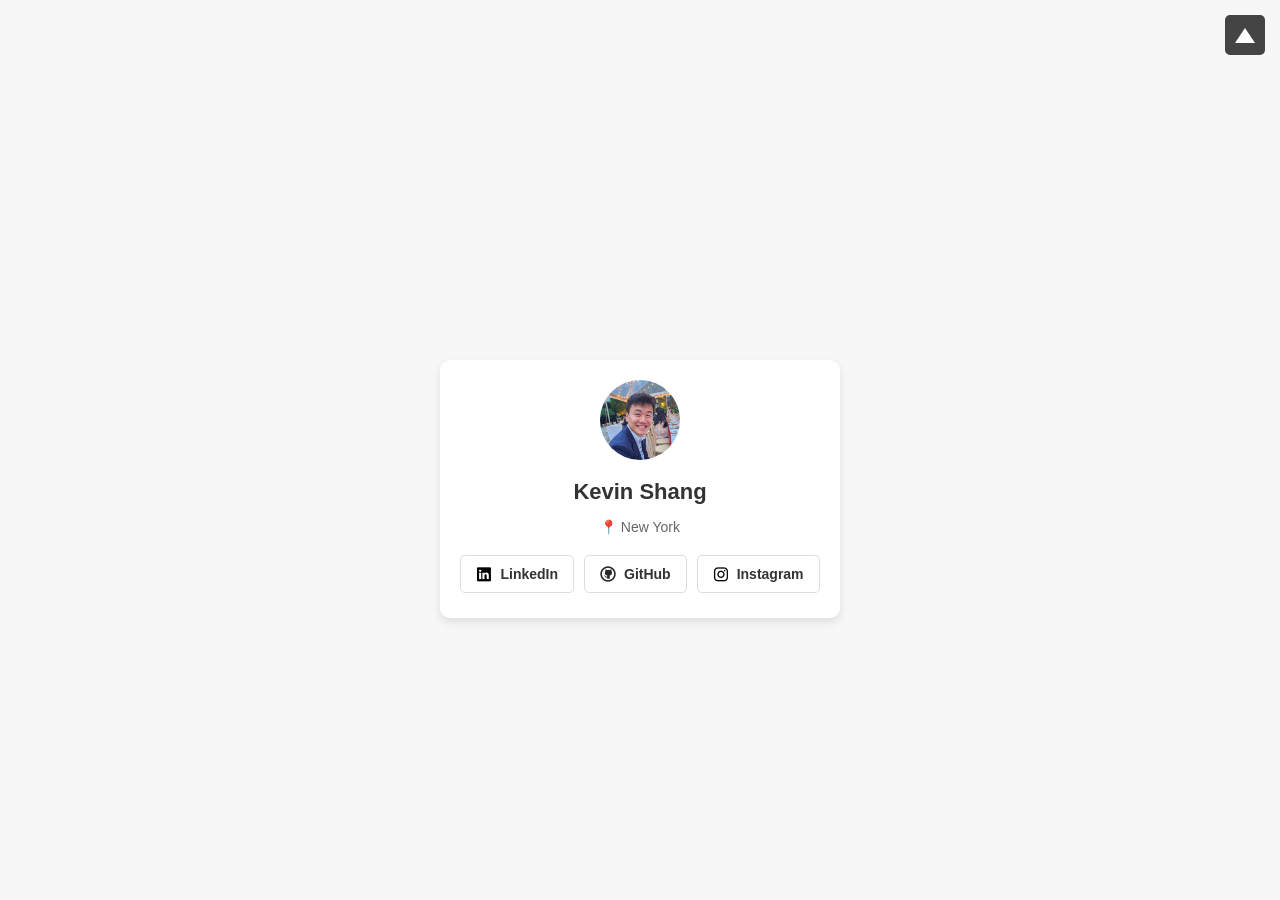
<file: index.html>
<!DOCTYPE html>
<html lang="en">

<head>
    <meta charset="UTF-8">
    <meta name="viewport" content="width=device-width, initial-scale=1.0">
    <title>Kevin Shang</title>
    <link rel="stylesheet" href="styles_main.css">
</head>

<body>
    <!-- Theme Toggle Button -->
    <button class="theme-toggle" onclick="toggleTheme()">
        <div class="triangle"></div>
    </button>

    <!-- Flip Container -->
    <div class="flip-container" id="flipCard">
        <div class="flipper">
            <!-- Front Side -->
            <div class="front">
                <div class="profile-container">
                    <img src="images/profile_6.jpg" alt="Profile Picture" class="profile-img" onclick="flipCard()">
                    <h1 class="name">Kevin Shang</h1>
                    <p class="subtitle">📍 New York</p>
                    <div class="button-container">
                        <a href="https://www.linkedin.com/in/kevin-x-shang" class="btn social-btn" target="_blank">
                            <img src="images/linkedin_icon.png" alt="LinkedIn" class="icon"> LinkedIn
                        </a>
                        <a href="https://github.com/kevinxshang" class="btn social-btn" target="_blank">
                            <img src="images/github_icon.png" alt="GitHub" class="icon"> GitHub
                        </a>
                        <a href="https://www.instagram.com" class="btn social-btn" target="_blank">
                            <img src="images/insta_icon.png" alt="Instagram" class="icon"> Instagram
                        </a>
                    </div>
                </div>
            </div>
            <!-- Back Side -->
            <div class="back">
                <div class="profile-container">
                    <img src="images/profile_6.jpg" alt="Profile Picture" class="profile-img" onclick="flipCard()">
                    <div class="button-grid">
                        <button class="flip-btn">About</button>
                        <button class="flip-btn skills-btn">Skills</button>
                        <button class="flip-btn">Experience</button>
                        <button class="flip-btn">Contact</button>
                    </div>
                </div>
            </div>
        </div>
    </div>

    <script src="script.js"></script>
</body>

</html>
</file>
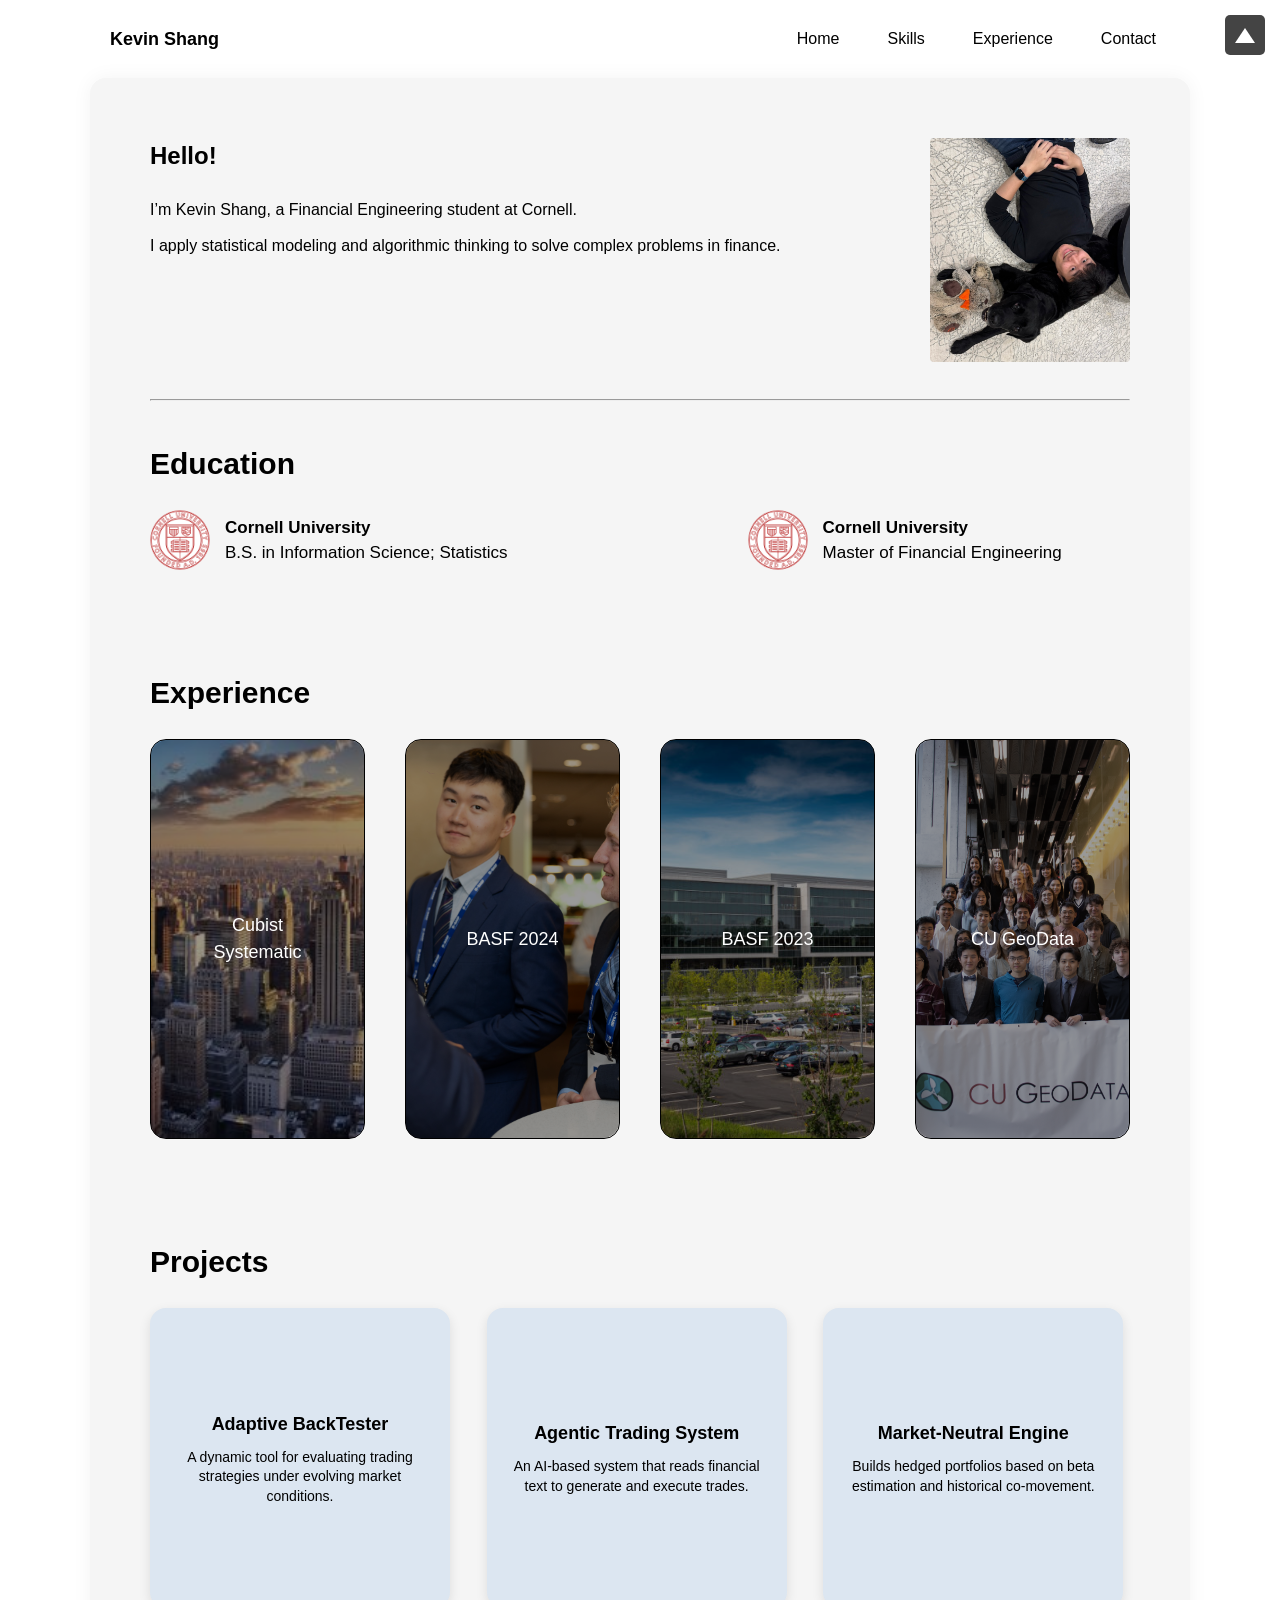
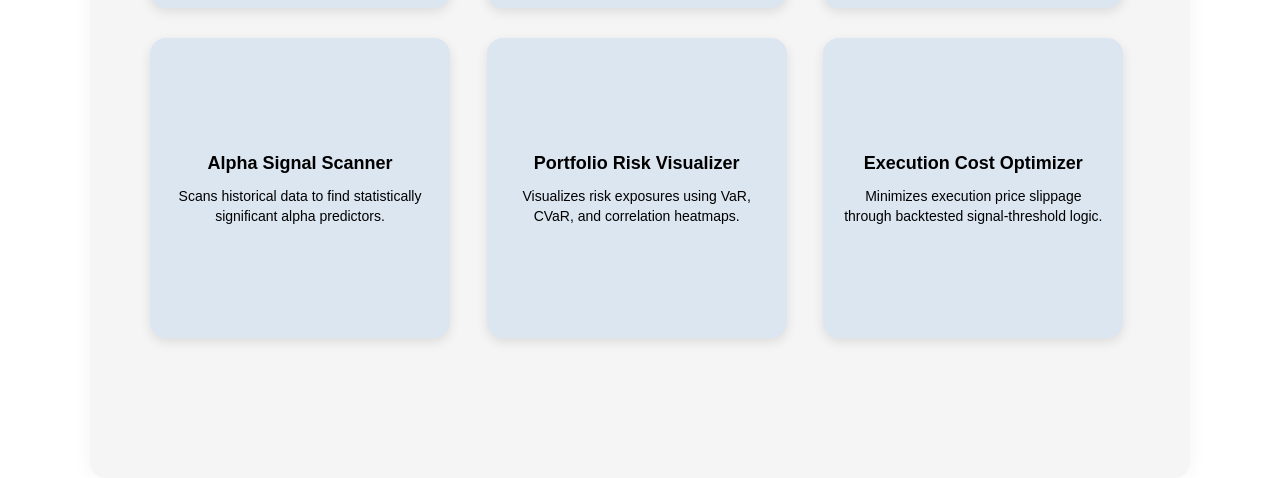
<file: about.html>
<!DOCTYPE html>
<html lang="en">

<head>
    <meta charset="UTF-8" />
    <meta name="viewport" content="width=device-width, initial-scale=1.0" />
    <title>About - Kevin Shang</title>
    <link rel="stylesheet" href="styles_pages.css" />
</head>

<body>
    <header>
        <nav class="navbar">
            <div class="site-name" onclick="window.location.href='index.html'">Kevin Shang</div>
            <div class="nav-buttons-container">
                <button class="nav_buttons" onclick="window.location.href='about.html'">Home</button>
                <button class="nav_buttons" onclick="window.location.href='skills.html'">Skills</button>
                <button class="nav_buttons" onclick="window.location.href='experience.html'">Experience</button>
                <button class="nav_buttons" onclick="window.location.href='contact.html'">Contact</button>
                <button class="theme-toggle" onclick="toggleTheme()">
                    <div class="triangle"></div>
                </button>
            </div>
        </nav>

    </header>


    <main>
        <section class="about-section">
            <div class="about-left">
                <h2 class="top-section-heading">Hello!</h2>

                <p><br>
                    I’m Kevin Shang, a Financial Engineering student at Cornell.</p>
                <p>I apply statistical modeling and algorithmic thinking to solve complex problems in finance.</p>
            </div>
            <div class="about-right">
                <img src="images/profile_pic2.jpg" alt="Kevin Shang" class="profile-img">
            </div>
        </section>
        <hr class="section-divider">


        <section class="education-section">
            <h2 class="section-heading">Education</h2>
            <div class="education-cards">
                <div class="edu-card">
                    <img src="images/school_logo.png" alt="school logo">
                    <div class="edu-text">
                        <strong>Cornell University</strong><br>
                        B.S. in Information Science; Statistics
                    </div>

                </div>
                <div class="edu-card">
                    <img src="images/school_logo.png" alt="school logo">
                    <div class="edu-text">
                        <strong>Cornell University</strong><br>
                        Master of Financial Engineering
                    </div>
                </div>
            </div>
        </section>

        <section class="experience-section">
            <h2 class="section-heading">Experience</h2>
            <div class="experience-cards">
                <a href="experience.html#cubist" class="exp-card-wrapper">
                    <div class="exp-card exp-cubist">
                        <div class="exp-text-box"><span>Cubist Systematic</span></div>
                    </div>
                </a>
                <a href="experience.html#basf2024" class="exp-card-wrapper">
                    <div class="exp-card exp-basf24">
                        <div class="exp-text-box"><span>BASF 2024</span></div>
                    </div>
                </a>
                <a href="experience.html#basf2023" class="exp-card-wrapper">
                    <div class="exp-card exp-basf23">
                        <div class="exp-text-box"><span>BASF 2023</span></div>
                    </div>
                </a>
                <a href="experience.html#geodata" class="exp-card-wrapper">
                    <div class="exp-card exp-geodata">
                        <div class="exp-text-box"><span>CU GeoData</span></div>
                    </div>
                </a>
            </div>
        </section>

        <section class="projects-section">
            <h2 class="section-heading">Projects</h2>
            <div class="project-grid">
                <div class="project-square">
                    <div class="project-title">Adaptive BackTester</div>
                    <p class="project-summary">A dynamic tool for evaluating trading strategies under evolving market
                        conditions.</p>
                </div>
                <div class="project-square">
                    <div class="project-title">Agentic Trading System</div>
                    <p class="project-summary">An AI-based system that reads financial text to generate and execute
                        trades.</p>
                </div>
                <div class="project-square">
                    <div class="project-title">Market-Neutral Engine</div>
                    <p class="project-summary">Builds hedged portfolios based on beta estimation and historical
                        co-movement.</p>
                </div>
                <div class="project-square">
                    <div class="project-title">Alpha Signal Scanner</div>
                    <p class="project-summary">Scans historical data to find statistically significant alpha predictors.
                    </p>
                </div>
                <div class="project-square">
                    <div class="project-title">Portfolio Risk Visualizer</div>
                    <p class="project-summary">Visualizes risk exposures using VaR, CVaR, and correlation heatmaps.</p>
                </div>
                <div class="project-square">
                    <div class="project-title">Execution Cost Optimizer</div>
                    <p class="project-summary">Minimizes execution price slippage through backtested signal-threshold
                        logic.</p>
                </div>
            </div>
        </section>

    </main>

    <script src="script.js"></script>
</body>

</html>
</file>
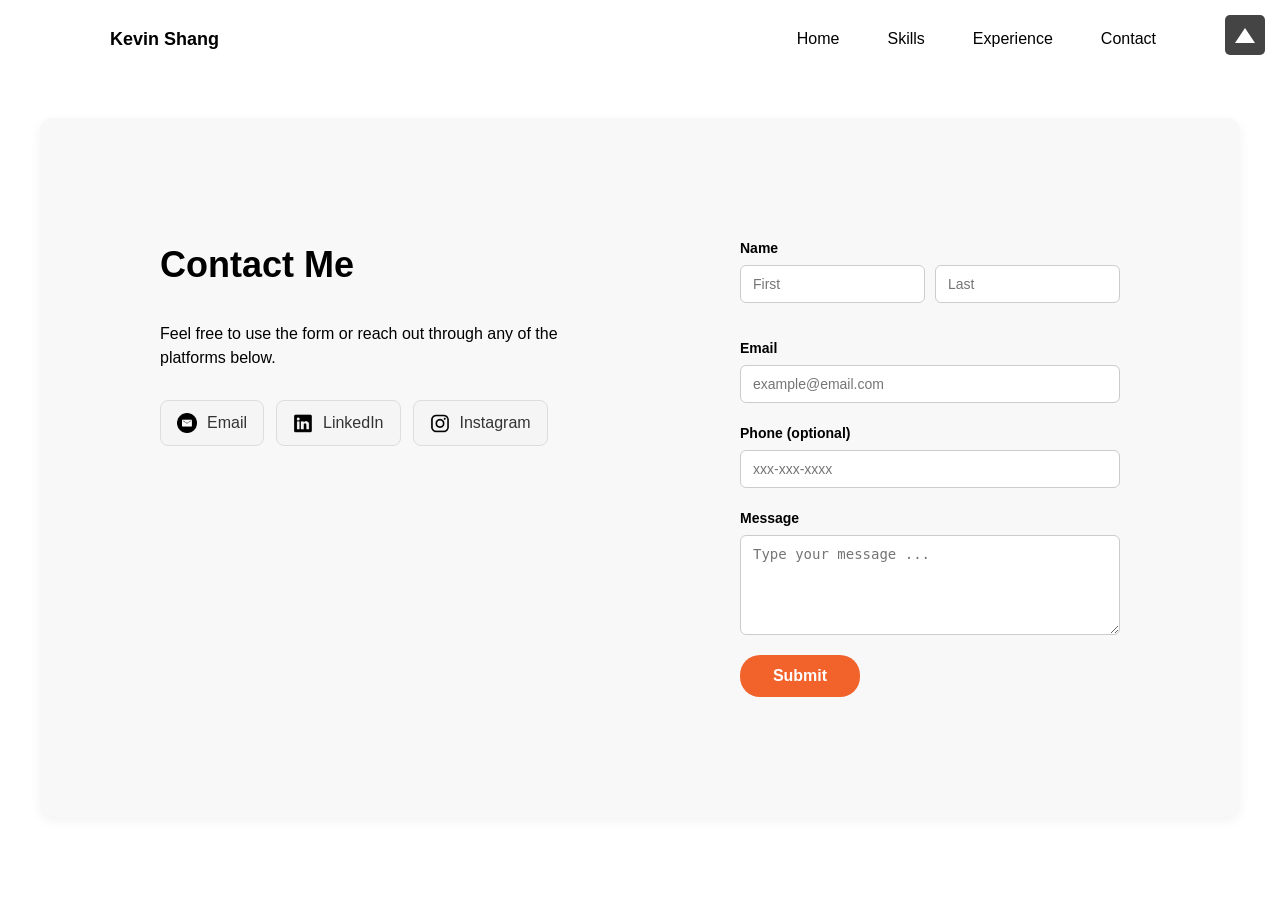
<file: contact.html>
<!DOCTYPE html>
<html lang="en">

<head>
    <meta charset="UTF-8" />
    <meta name="viewport" content="width=device-width, initial-scale=1.0" />
    <title>Contact - Kevin Shang</title>
    <link rel="stylesheet" href="styles_pages.css" />
</head>

<body>
    <nav class="navbar">
        <div class="site-name" onclick="window.location.href='index.html'">Kevin Shang</div>
        <div class="nav-buttons-container">
            <button class="nav_buttons" onclick="window.location.href='about.html'">Home</button>
            <button class="nav_buttons" onclick="window.location.href='skills.html'">Skills</button>
            <button class="nav_buttons" onclick="window.location.href='experience.html'">Experience</button>
            <button class="nav_buttons" onclick="window.location.href='contact.html'">Contact</button>
            <button class="theme-toggle" onclick="toggleTheme()">
                <div class="triangle"></div>
            </button>
        </div>
    </nav>

    <div class="page-container">
        <div class="container">
            <div class="left">
                <h1>Contact Me</h1>
                <p>Feel free to use the form or reach out through any of the platforms below.</p>

                <div class="button-container">
                    <a href="mailto:xs235@cornell.edu" class="btn social-btn" target="_blank">
                        <img src="images/email_icon.png" alt="Email" class="icon"> Email
                    </a>
                    <a href="https://www.linkedin.com/in/kevin-x-shang" class="btn social-btn" target="_blank">
                        <img src="images/linkedin_icon.png" alt="LinkedIn" class="icon"> LinkedIn
                    </a>
                    <a href="https://www.instagram.com" class="btn social-btn" target="_blank">
                        <img src="images/insta_icon.png" alt="Instagram" class="icon"> Instagram
                    </a>
                </div>
            </div>

            <div class="right">
                <form>
                    <div class="name-group">
                        <div>
                            <label for="firstName">Name</label>
                            <input type="text" id="firstName" placeholder="First" />
                        </div>
                        <div>
                            <label>&nbsp;</label>
                            <input type="text" id="lastName" placeholder="Last" />
                        </div>
                    </div>

                    <label for="email">Email</label>
                    <input type="email" id="email" placeholder="example@email.com" />

                    <label for="phone">Phone (optional)</label>
                    <input type="text" id="phone" placeholder="xxx-xxx-xxxx" />

                    <label for="message">Message</label>
                    <textarea id="message" placeholder="Type your message ..."></textarea>

                    <button type="submit" class="fly-btn">Submit</button>
                </form>
            </div>

        </div>
    </div>

    <script src="script.js"></script>
</body>

</html>
</file>
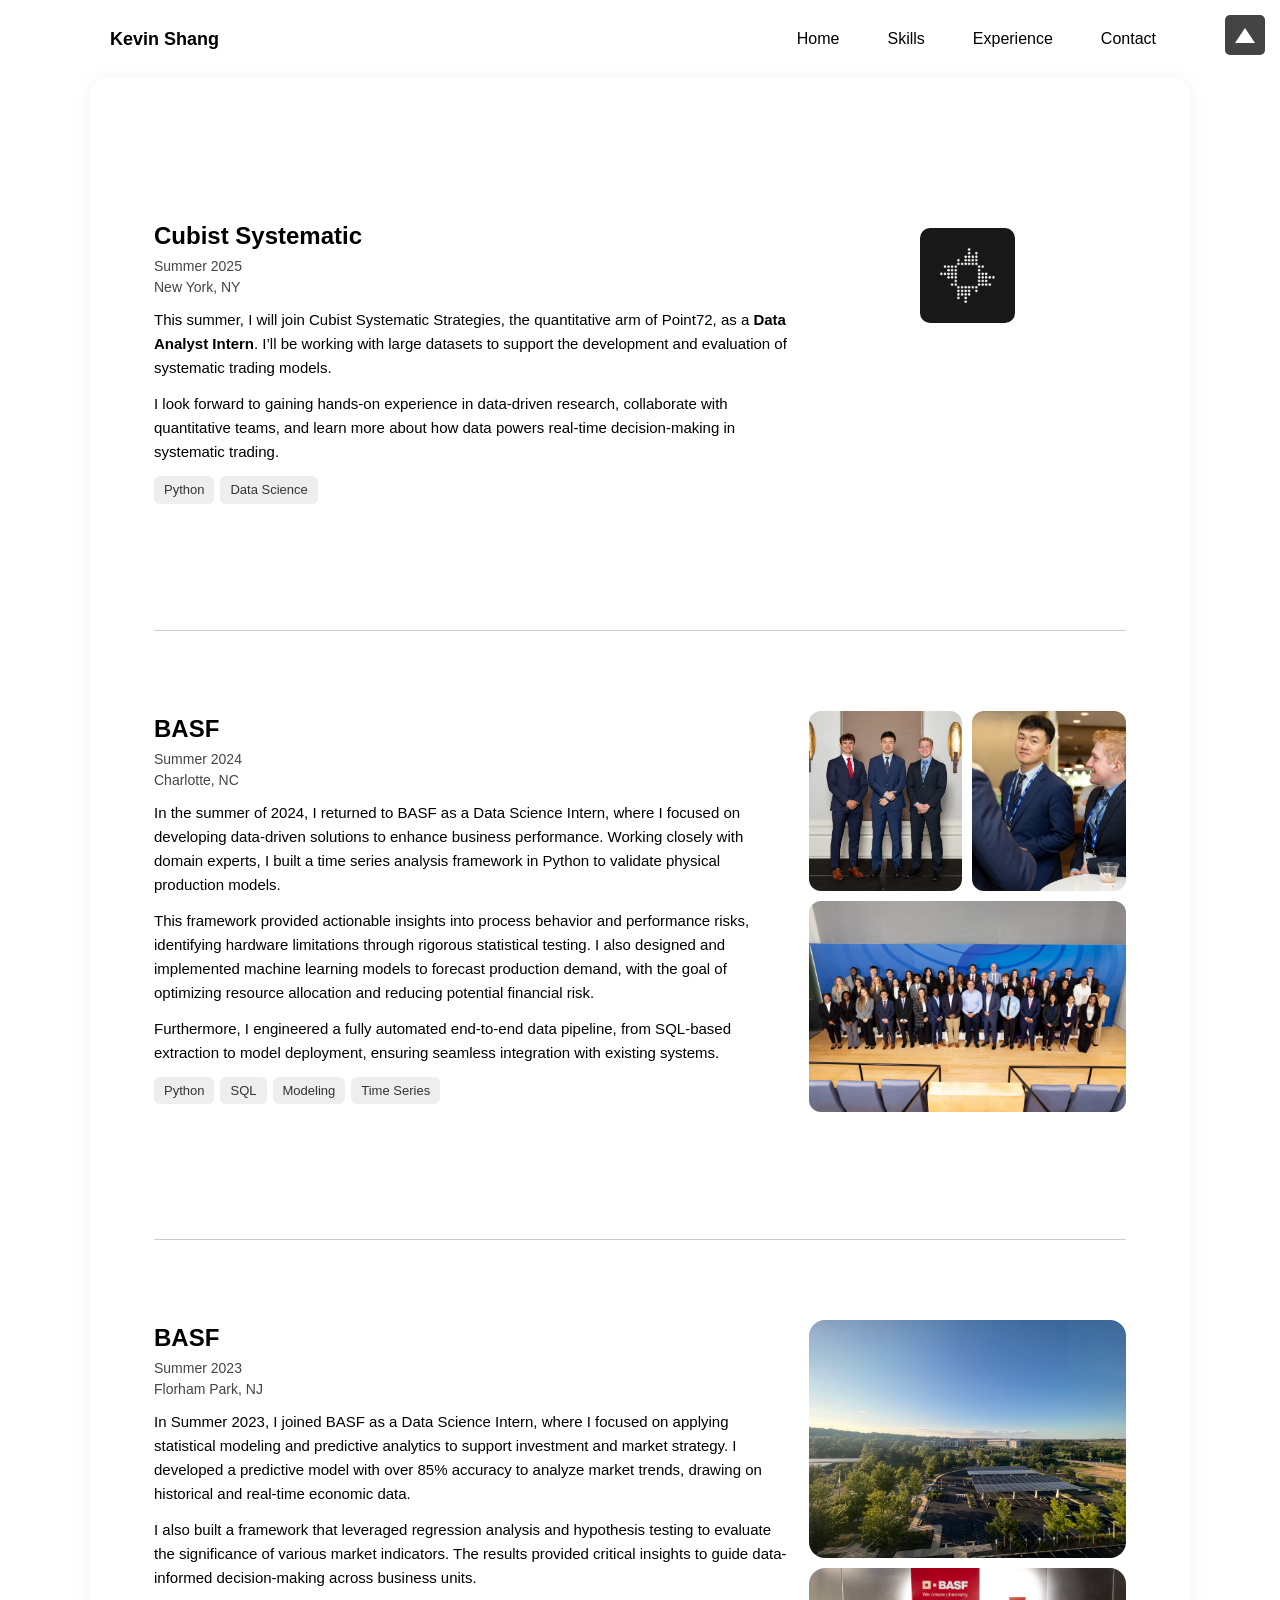
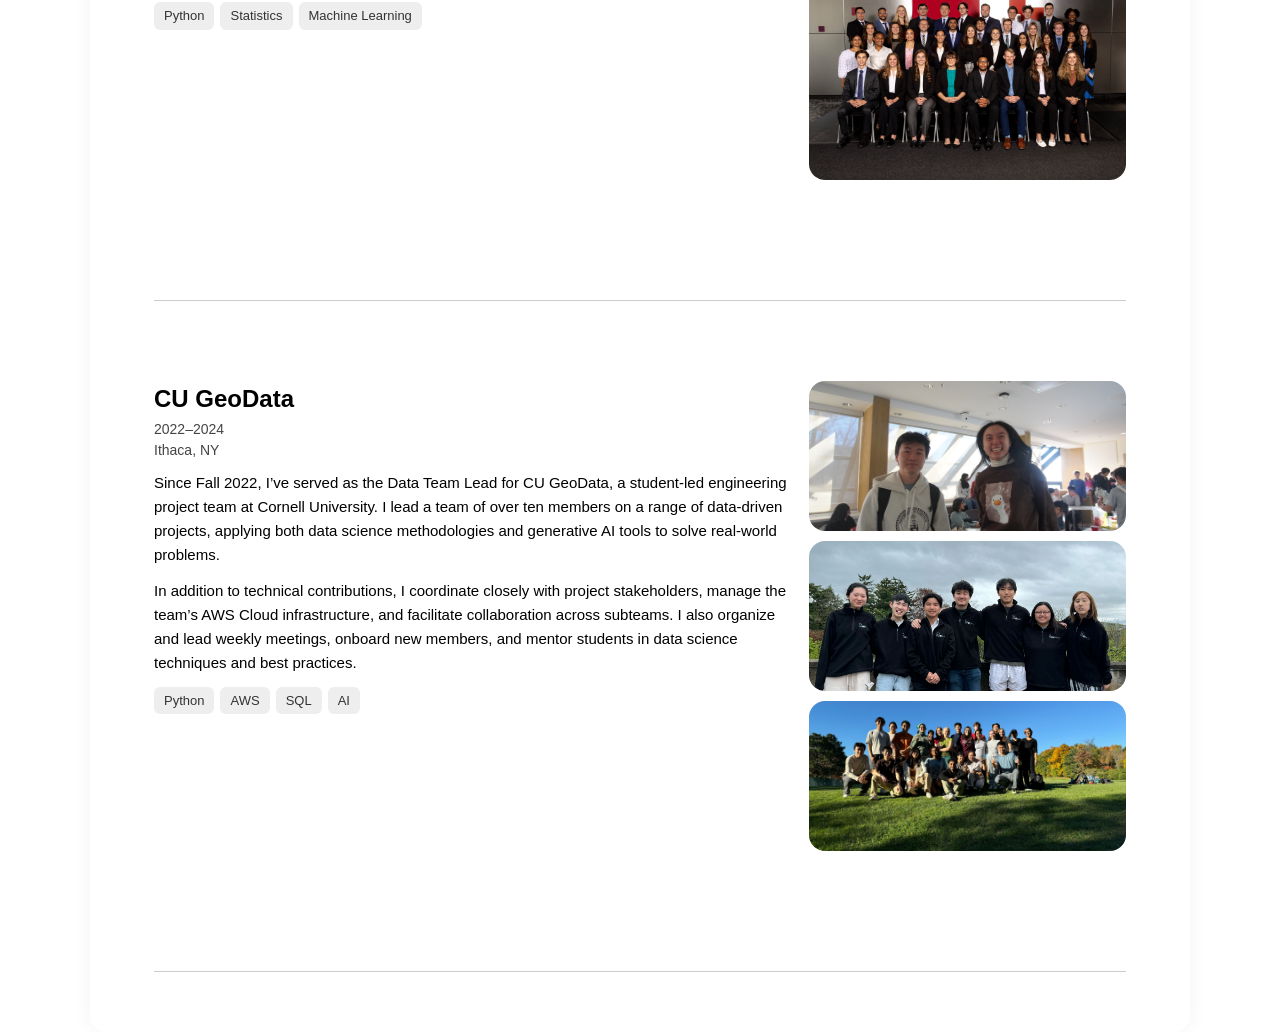
<file: experience.html>
<!DOCTYPE html>
<html lang="en">

<head>
    <meta charset="UTF-8" />
    <meta name="viewport" content="width=device-width, initial-scale=1.0" />
    <title>Experience - Kevin Shang</title>
    <link rel="stylesheet" href="styles_pages.css" />
</head>

<body>
    <header>
        <nav class="navbar">
            <div class="site-name" onclick="window.location.href='index.html'">Kevin Shang</div>
            <div class="nav-buttons-container">
                <button class="nav_buttons" onclick="window.location.href='about.html'">Home</button>
                <button class="nav_buttons" onclick="window.location.href='skills.html'">Skills</button>
                <button class="nav_buttons" onclick="window.location.href='experience.html'">Experience</button>
                <button class="nav_buttons" onclick="window.location.href='contact.html'">Contact</button>
                <button class="theme-toggle" onclick="toggleTheme()">
                    <div class="triangle"></div>
                </button>
            </div>
        </nav>

    </header>

    <main class="experience-main">
        <section id="cubist" class="experience-detail">
            <div class="exp-content">
                <div class="exp-text">
                    <h2>Cubist Systematic <span class="exp-subtitle">Summer 2025<br>New York, NY</span></h2>
                    <p>This summer, I will join Cubist Systematic Strategies, the quantitative arm of Point72, as a
                        <strong>Data Analyst Intern</strong>. I’ll be working with large datasets to support the
                        development and evaluation of systematic trading models.
                    </p>
                    <p>I look forward to gaining hands-on experience in data-driven research, collaborate with
                        quantitative teams, and learn more about how data powers real-time decision-making in systematic
                        trading.</p>
                    <div class="exp-skills"><span>Python</span><span>Data Science</span></div>
                </div>
                <div class="exp-image-grid">
                    <img src="images/point72_logo.png" alt="Experience image" class="img-square2">
                </div>
            </div>
        </section>

        <section id="basf2024" class="experience-detail">
            <div class="exp-content">
                <div class="exp-text">
                    <h2>BASF <span class="exp-subtitle">Summer 2024<br>Charlotte, NC</span></h2>
                    <p>In the summer of 2024, I returned to BASF as a Data Science Intern, where I focused on developing
                        data-driven solutions to enhance business performance. Working closely with domain experts, I
                        built a time series analysis framework in Python to validate physical production models.</p>
                    <p>This framework provided actionable insights into process behavior and performance risks,
                        identifying hardware limitations through rigorous statistical testing. I also designed and
                        implemented machine learning models to forecast production demand, with the goal of optimizing
                        resource allocation and reducing potential financial risk.</p>
                    <p>Furthermore, I engineered a fully automated end-to-end data pipeline, from SQL-based extraction
                        to model deployment, ensuring seamless integration with existing systems.</p>
                    <div class="exp-skills"><span>Python</span><span>SQL</span><span>Modeling</span><span>Time
                            Series</span></div>
                </div>
                <div class="exp-image-grid-custom">
                    <div class="top-row">
                        <img src="images/basf_2024_1.jpg" class="img-square" alt="Top-left">
                        <img src="images/basf2024_picture2.jpg" class="img-square" alt="Top-right">
                    </div>
                    <div class="bottom-row">
                        <img src="images/basf2024_picture.jpg" class="img-large" alt="Bottom-wide">
                    </div>
                </div>
            </div>
        </section>

        <section id="basf2023" class="experience-detail">
            <div class="exp-content">
                <div class="exp-text">
                    <h2>BASF <span class="exp-subtitle">Summer 2023<br>Florham Park, NJ</span></h2>
                    <p>In Summer 2023, I joined BASF as a Data Science Intern, where I focused on applying statistical
                        modeling and predictive analytics to support investment and market strategy. I developed a
                        predictive model with over 85% accuracy to analyze market trends, drawing on historical and
                        real-time economic data.</p>
                    <p>I also built a framework that leveraged regression analysis and hypothesis testing to evaluate
                        the significance of various market indicators. The results provided critical insights to guide
                        data-informed decision-making across business units.</p>
                    <div class="exp-skills"><span>Python</span><span>Statistics</span><span>Machine Learning</span>
                    </div>
                </div>
                <div class="exp-image-two-rows">
                    <img src="images/BASF2023_2.jpg" alt="Top Image" class="img-row">
                    <img src="images/basf_2023_1.jpg" alt="Bottom Image" class="img-row">
                </div>
            </div>
        </section>


        <section id="geodata" class="experience-detail">
            <div class="exp-content">
                <div class="exp-text">
                    <h2>CU GeoData <span class="exp-subtitle">2022–2024<br>Ithaca, NY</span></h2>
                    <p>Since Fall 2022, I’ve served as the Data Team Lead for CU GeoData, a student-led engineering
                        project team at Cornell University. I lead a team of over ten members on a range of data-driven
                        projects, applying both data science methodologies and generative AI tools to solve real-world
                        problems.</p>
                    <p>In addition to technical contributions, I coordinate closely with project stakeholders, manage
                        the team’s AWS Cloud infrastructure, and facilitate collaboration across subteams. I also
                        organize and lead weekly meetings, onboard new members, and mentor students in data science
                        techniques and best practices.</p>
                    <div class="exp-skills"><span>Python</span><span>AWS</span><span>SQL</span><span>AI</span></div>
                </div>
                <div class="exp-image-three-vertical">
                    <img src="images/cugeodata_5.JPG" alt="Vertical 1" class="img-vertical-rounded">
                    <img src="images/cugeodata_3.PNG" alt="Vertical 2" class="img-vertical-rounded">
                    <img src="images/geodata_1.jpg" alt="Vertical 3" class="img-vertical-rounded">
                </div>
            </div>
        </section>

    </main>

    <script src="script.js"></script>
</body>

</html>
</file>
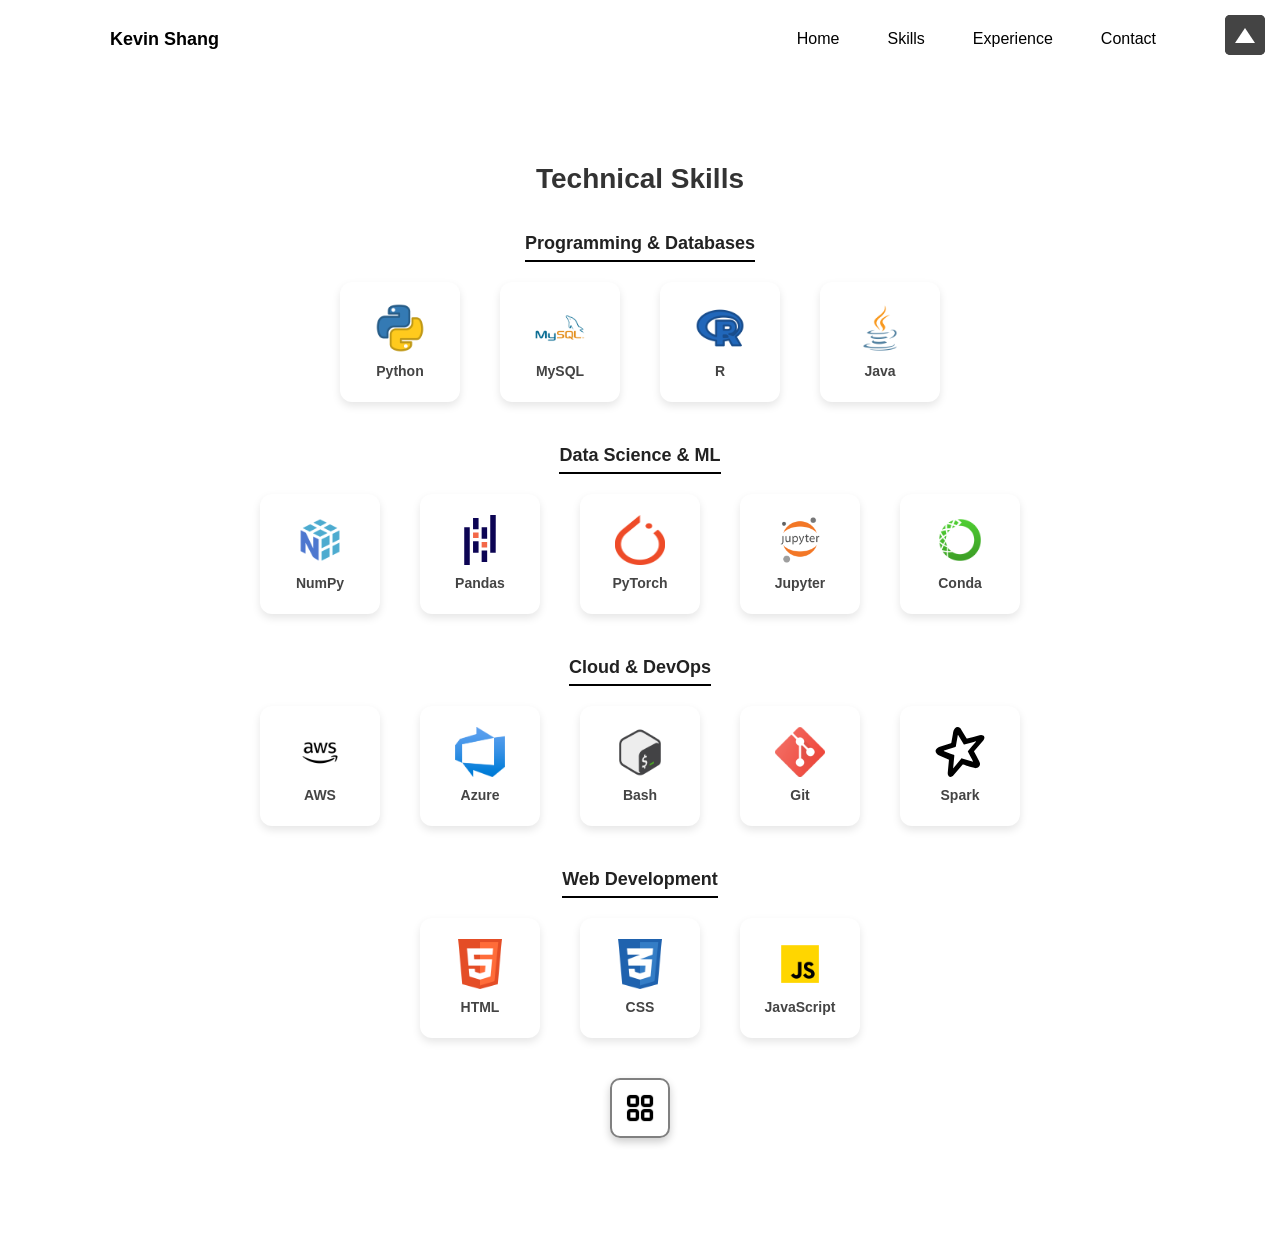
<file: skills.html>
<!DOCTYPE html>
<html lang="en">

<head>
    <meta charset="UTF-8">
    <meta name="viewport" content="width=device-width, initial-scale=1.0">
    <title>Kevin's Skills</title>
    <link rel="stylesheet" href="styles_pages.css">
</head>


<body>
    <nav class="navbar">
        <div class="site-name" onclick="window.location.href='index.html'">Kevin Shang</div>
        <div class="nav-buttons-container">
            <button class="nav_buttons" onclick="window.location.href='about.html'">Home</button>
            <button class="nav_buttons" onclick="window.location.href='skills.html'">Skills</button>
            <button class="nav_buttons" onclick="window.location.href='experience.html'">Experience</button>
            <button class="nav_buttons" onclick="window.location.href='contact.html'">Contact</button>
            <button class="theme-toggle" onclick="toggleTheme()">
                <div class="triangle"></div>
            </button>
        </div>
    </nav>

    <button class="theme-toggle" onclick="toggleTheme()">
        <div class="triangle"></div>
    </button>

    <div class="skills-container">
        <h1 class="skills-title">Technical Skills</h1>

        <div class="skill-group">
            <h2 class="skill-group-title">Programming & Databases</h2>
            <div class="skills-line">
                <div class="skill-item" id="python"><img src="images/python_icon.png" alt="Python">
                    <p>Python</p>
                </div>
                <div class="skill-item" id="mysql"><img src="images/mysql_icon.png" alt="MySQL">
                    <p>MySQL</p>
                </div>
                <div class="skill-item" id="r"><img src="images/r_icon.png" alt="R">
                    <p>R</p>
                </div>
                <div class="skill-item" id="java"><img src="images/java_icon.png" alt="Java">
                    <p>Java</p>
                </div>
            </div>
        </div>

        <div class="skill-group">
            <h2 class="skill-group-title">Data Science & ML</h2>
            <div class="skills-line">
                <div class="skill-item" id="numpy"><img src="images/numpy_icon.png" alt="NumPy">
                    <p>NumPy</p>
                </div>
                <div class="skill-item" id="pandas"><img src="images/pandas_icon.svg" alt="Pandas">
                    <p>Pandas</p>
                </div>
                <div class="skill-item" id="pytorch"><img src="images/pytorch_icon.png" alt="PyTorch">
                    <p>PyTorch</p>
                </div>
                <div class="skill-item" id="jupyter"><img src="images/jupyter_icon.png" alt="Jupyter">
                    <p>Jupyter</p>
                </div>
                <div class="skill-item" id="conda"><img src="images/conda_icon.png" alt="Conda">
                    <p>Conda</p>
                </div>
            </div>
        </div>

        <div class="skill-group">
            <h2 class="skill-group-title">Cloud & DevOps</h2>
            <div class="skills-line">
                <div class="skill-item" id="aws"><img src="images/aws_icon.png" alt="AWS">
                    <p>AWS</p>
                </div>
                <div class="skill-item" id="azure"><img src="images/azure_icon.png" alt="Azure">
                    <p>Azure</p>
                </div>
                <div class="skill-item" id="bash"><img src="images/bash_icon.png" alt="Bash">
                    <p>Bash</p>
                </div>
                <div class="skill-item" id="git"><img src="images/git_icon.png" alt="Git">
                    <p>Git</p>
                </div>
                <div class="skill-item" id="spark"><img src="images/spark_icon.svg" alt="Spark">
                    <p>Spark</p>
                </div>
            </div>
        </div>

        <div class="skill-group">
            <h2 class="skill-group-title">Web Development</h2>
            <div class="skills-line">
                <div class="skill-item" id="html"><img src="images/html_icon.png" alt="HTML">
                    <p>HTML</p>
                </div>
                <div class="skill-item" id="css"><img src="images/css_icon.png" alt="CSS">
                    <p>CSS</p>
                </div>
                <div class="skill-item" id="javascript"><img src="images/javascript_icon.png" alt="JavaScript">
                    <p>JavaScript</p>
                </div>
            </div>
        </div>

        <div class="button-wrapper">
            <button class="tech-chip-btn" id="animateSkills">
                <img src="images/tech_icon.png" alt="Animate Skills">
            </button>
        </div>


    </div>

    <script src="script.js"></script>

</body>

</html>
</file>
<file: styles_main.css>
body {
    font-family: Arial, sans-serif;
    background: #f7f7f7;
    color: #333;
    text-align: center;
    display: flex;
    justify-content: center;
    align-items: center;
    height: 80vh;
    margin: 0;
    padding: 0;
    transition: background 0.3s, color 0.3s;
}

/* Theme Toggle Button - Positioned Correctly */
.theme-toggle {
    position: fixed;
    top: 15px;
    right: 15px;
    width: 40px;
    height: 40px;
    background: #444;
    border: none;
    cursor: pointer;
    border-radius: 5px;
    display: flex;
    align-items: center;
    justify-content: center;
    transition: background 0.3s;
}

.theme-toggle:hover {
    background: #666;
}

/* Triangle Inside Toggle Button */
.triangle {
    width: 0;
    height: 0;
    border-left: 10px solid transparent;
    border-right: 10px solid transparent;
    border-bottom: 15px solid white;
}

/* Dark Mode */
.dark-mode {
    background: #222;
    color: #fff;
}

.dark-mode .profile-container {
    background: #333;
    color: #fff;
}

.dark-mode .btn {
    background: #444;
    color: white;
}

.dark-mode .btn:hover {
    background: #666;
}

.dark-mode .theme-toggle {
    background: white;
}

.dark-mode .triangle {
    border-bottom-color: black;
}

/* Flip Effect */
.flip-container {
    perspective: 1000px;
}

.flipper {
    position: relative;
    width: 400px;
    height: auto;
    transform-style: preserve-3d;
    transition: transform 0.6s;
}

.flip-container.flip-active .flipper {
    transform: rotateY(180deg);
}

.front,
.back {
    position: absolute;
    width: 100%;
    height: 100%;
    backface-visibility: hidden;
}

.back {
    transform: rotateY(180deg);
}

/* Profile Section */
.profile-container {
    background: white;
    padding: 20px;
    border-radius: 10px;
    box-shadow: 0 4px 10px rgba(0, 0, 0, 0.1);
    max-width: 400px;
    text-align: center;
    overflow: hidden;
}

.profile-img {
    width: 80px;
    height: 80px;
    border-radius: 50%;
    margin-bottom: 10px;
    cursor: pointer;
}

/* Fix social media icon sizes */
.icon {
    width: 16px;
    height: 16px;
}

/* Name and Subtitle */
.name {
    font-size: 22px;
    margin: 5px 0;
}

.subtitle {
    font-size: 14px;
    color: #666;
}

/* Social Buttons */
.button-container {
    margin-top: 15px;
    display: flex;
    flex-wrap: nowrap;
    justify-content: center;
}

.btn {
    display: flex;
    align-items: center;
    justify-content: center;
    gap: 8px;
    background: white;
    border: 1px solid #ddd;
    padding: 10px 15px;
    margin: 5px;
    font-size: 14px;
    border-radius: 5px;
    cursor: pointer;
    transition: background 0.3s, transform 0.2s;
    text-decoration: none;
    color: #333;
    font-weight: bold;
}

.btn:hover {
    background: #f0f0f0;
    transform: scale(1.05);
}

/* 2x2 Grid for Flip Buttons */
.button-grid {
    display: grid;
    grid-template-columns: 1fr 1fr;
    gap: 10px;
    margin-top: 20px;
}

.flip-btn {
    padding: 15px;
    font-size: 16px;
    border: none;
    background: #f7f7f7;
    cursor: pointer;
    border-radius: 5px;
    transition: background 0.3s;
}

.flip-btn:hover {
    background: #ddd;
}

.about-container {
    max-width: 600px;
    margin: 50px auto;
    background: white;
    padding: 20px;
    border-radius: 10px;
    box-shadow: 0 4px 10px rgba(0, 0, 0, 0.1);
    text-align: center;
}

.about-title {
    font-size: 28px;
    margin-bottom: 10px;
}

.about-intro {
    font-size: 16px;
    color: #555;
    margin-bottom: 20px;
}

.about-grid {
    display: grid;
    grid-template-columns: 1fr 1fr;
    gap: 15px;
}

.about-card {
    background: #f7f7f7;
    padding: 15px;
    border-radius: 5px;
    transition: transform 0.2s;
}

.about-card:hover {
    transform: scale(1.05);
}

.back-btn {
    display: inline-block;
    margin-top: 20px;
    padding: 10px 15px;
    background: #333;
    color: white;
    border-radius: 5px;
    text-decoration: none;
    transition: background 0.3s;
}

.back-btn:hover {
    background: #555;
}

/* Dark Mode */
.dark-mode .about-container {
    background: #333;
    color: white;
}

.dark-mode .about-card {
    background: #444;
}

.dark-mode .back-btn {
    background: white;
    color: black;
}

.dark-mode .back-btn:hover {
    background: #ddd;
}

/* Arch Icons */
.skills-arch {
    position: absolute;
    top: 50%;
    left: 50%;
    width: 150px;
    /* Arch size */
    height: 150px;
    transform: translate(-50%, -50%);
    pointer-events: none;
}

.skills-arch img {
    position: absolute;
    width: 40px;
    /* Adjust size */
    height: 40px;
    opacity: 0;
    transform: translate(0, 0);
    transition: opacity 0.3s ease-in-out, transform 0.5s ease-in-out;
}

/* Icon positions along the arch */
.skills-arch img:nth-child(1) {
    transform: rotate(0deg) translateX(0px);
}

.skills-arch img:nth-child(2) {
    transform: rotate(22.5deg) translateX(0px);
}

.skills-arch img:nth-child(3) {
    transform: rotate(45deg) translateX(0px);
}

.skills-arch img:nth-child(4) {
    transform: rotate(67.5deg) translateX(0px);
}

.skills-arch img:nth-child(5) {
    transform: rotate(90deg) translateX(0px);
}

/* Add Gradient Border Effect */
.back .profile-container {
    box-shadow: 0px 0px 15px transparent;
    /* Default no color */
    transition: box-shadow 0.5s ease-in-out;
}

/* Skills Frame */
.skill-frame {
    width: 80px;
    height: 80px;
    border-radius: 50%;
    border: 2px solid #d0d0d0;
    /* Circle border */
    display: flex;
    justify-content: center;
    align-items: center;
    overflow: hidden;
    position: absolute;
    top: 15px;
    /* Adjust to align within profile container */
    left: 50%;
    transform: translateX(-50%);
    background: white;
    display: none;
    /* Initially hidden */
}

/* Skills Image */
.skill-img {
    width: 60px;
    /* Adjust to fit inside the circle */
    height: 60px;
    transition: transform 0.2s ease-in-out, opacity 0.2s;
}

/* Skills Page */
.skills-container {
    text-align: center;
    padding: 40px;
    background-color: #f7f7f7;
}

.skills-title {
    font-size: 28px;
    font-weight: bold;
    margin-bottom: 30px;
    color: #333;
}

/* Skill Groups */
.skill-group {
    margin-bottom: 30px;
}

/* Skill Line (Each Row of Skills) */
.skills-line {
    display: flex;
    justify-content: center;
    /* Centered while allowing max width */
    flex-wrap: wrap;
    /* Allows wrapping if needed on smaller screens */
    gap: 40px;
    /* Consistent spacing */
    margin-top: 10px;
}

/* Individual Skill Item */
.skill-item {
    display: flex;
    flex-direction: column;
    align-items: center;
    justify-content: center;
    /* Ensures perfect centering */
    background: white;
    padding: 15px;
    border-radius: 10px;
    box-shadow: 0 4px 8px rgba(0, 0, 0, 0.1);
    transition: transform 0.2s ease-in-out, box-shadow 0.3s ease-in-out;
    width: 100px;
    /* Fixed square size */
    height: 100px;
    /* Ensuring it's a square */
    text-align: center;
}

/* Skill Icon */
.skill-item img {
    width: 60px;
    /* Larger square icon */
    height: 60px;
    /* Ensures perfect scaling */
    margin-bottom: 8px;
    /* Space between icon and text */
}

/* Skill Text */
.skill-item p {
    font-size: 14px;
    font-weight: bold;
    color: #444;
    margin: 0;
}

/* Hover Effect */
.skill-item:hover {
    transform: scale(1.1);
    box-shadow: 0 6px 12px rgba(0, 0, 0, 0.2);
}

/* Skill Groups */
.skill-group {
    margin-bottom: 30px;
}

.skill-group-title {
    font-size: 18px;
    /* Smaller than main title */
    font-weight: bold;
    margin-bottom: 10px;
    color: #222;
    position: relative;
    display: inline-block;
    padding-bottom: 5px;
}

/* Default Underline */
.skill-group-title::after {
    content: "";
    position: absolute;
    bottom: 0;
    left: 0;
    width: 100%;
    height: 2px;
    background: black;
    transition: opacity 0.2s ease-in-out;
}

/* Remove Underline on Hover */
.skill-group-title:hover::after {
    opacity: 0;
    /* Make underline disappear */
}

/* Rectangle Effect on Hover */
.skill-group-title::before {
    content: "";
    position: absolute;
    bottom: -5px;
    left: -5px;
    width: calc(100% + 10px);
    /* Make the rectangle slightly larger */
    height: calc(100% + 10px);
    border: 2px solid black;
    opacity: 0;
    transition: opacity 0.2s ease-in-out, transform 0.3s ease-in-out;
}

/* Show the Rectangle on Hover */
.skill-group-title:hover::before {
    opacity: 1;
    transform: scale(1.05);
    /* Slight expansion effect */
}

.tech-chip-btn {
    background: none;
    border: 2px solid grey;
    /* Grey border */
    cursor: pointer;
    width: 60px;
    /* Smaller button */
    height: 60px;
    display: flex;
    align-items: center;
    justify-content: center;
    border-radius: 10px;
    box-shadow: 0 4px 8px rgba(0, 0, 0, 0.2);
    transition: transform 0.2s ease-in-out, box-shadow 0.2s ease-in-out;
}

.tech-chip-btn img {
    width: 100%;
    height: 100%;
    border-radius: 2px;
}

.tech-chip-btn:hover {
    transform: scale(1.1);
    box-shadow: 0 6px 12px rgba(0, 0, 0, 0.3);
}

/* Animated Active-Hover Class */
.skill-item.active-hover {
    transform: scale(1.2);
    box-shadow: 0px 6px 12px rgba(0, 0, 0, 0.25);
    transition: transform 0.3s ease-in-out, box-shadow 0.3s ease-in-out;
}

/* Projects Page Styling */
.projects-container {
    display: flex;
    flex-wrap: wrap;
    justify-content: center;
    gap: 20px;
    padding: 40px;
}

.project-card {
    background: white;
    padding: 20px;
    border-radius: 10px;
    box-shadow: 0 4px 8px rgba(0, 0, 0, 0.1);
    width: 280px;
    text-align: center;
    transition: transform 0.3s ease-in-out, box-shadow 0.3s ease-in-out;
}

.project-card:hover {
    transform: scale(1.05);
    box-shadow: 0 6px 12px rgba(0, 0, 0, 0.2);
}

.project-img {
    width: 100%;
    height: 160px;
    object-fit: cover;
    border-radius: 8px;
    margin-bottom: 15px;
}

.project-card h2 {
    font-size: 20px;
    margin: 10px 0;
}

.project-card p {
    font-size: 14px;
    color: #555;
    margin-bottom: 15px;
}

.project-card .btn {
    display: inline-block;
    padding: 10px 15px;
    background: #333;
    color: white;
    border-radius: 5px;
    text-decoration: none;
    transition: background 0.3s ease-in-out;
}

.project-card .btn:hover {
    background: #555;
}

/* Dark Mode Styling */
.dark-mode .projects-container {
    background: #222;
}

.dark-mode .project-card {
    background: #333;
    color: white;
}

.dark-mode .project-card .btn {
    background: white;
    color: black;
}

.dark-mode .project-card .btn:hover {
    background: #ddd;
}

html {
    scroll-behavior: smooth;
}
</file>
<file: styles_pages.css>
/* RESET + BASE */
* {
    box-sizing: border-box;
    margin: 0;
    padding: 0;
}

body {
    font-family: Arial, sans-serif;
    background: white;
    color: black;
    line-height: 1.5;
}

/* LAYOUT CONTAINER */
main {
    max-width: 1100px;
    margin: 0 auto;
    padding: 0 60px;
    background-color: rgb(245, 245, 245);
    border-radius: 16px;
    box-shadow: 0 0 20px rgba(0, 0, 0, 0.05);
}

/* NAVIGATION */
.navbar {
    max-width: 1100px;
    margin: 0 auto;
    padding: 24px 20px;
    display: flex;
    justify-content: space-between;
    align-items: center;
}

.site-name {
    font-size: 18px;
    font-weight: bold;
    cursor: pointer;
}

.nav-buttons-container {
    display: flex;
    gap: 20px;
    align-items: center;
}

.nav_buttons {
    background: transparent;
    color: black;
    border: none;
    padding: 6px 14px;
    font-size: 16px;
    cursor: pointer;
    transition: all 0.2s ease-in-out;
    border-radius: 15%;
}

.nav_buttons:hover {
    background-color: black;
    color: white;
}


.nav_buttons:hover {
    background-color: black;
    color: white;
}


.nav_buttons:hover {
    background-color: black;
    color: white;
}

body.dark-theme .nav_buttons {
    color: white;
    border-color: white;
}

body.dark-theme .nav_buttons:hover {
    background-color: white;
    color: black;
}

body.dark-theme .theme-toggle {
    border-color: white;
}

body.dark-theme .triangle {
    border-bottom-color: white;
}

/* HEADINGS */
.section-heading {
    font-size: 30px;
    margin-bottom: 24px;
    padding-top: 40px;
}

/* ABOUT */
.about-section {
    display: flex;
    justify-content: space-between;
    gap: 40px;
    align-items: flex-start;
    padding: 60px 0 30px;
}

.about-left {
    flex: 1;
}

.about-left p {
    font-size: 16px;
    margin-bottom: 12px;
}

.about-right {
    flex-shrink: 0;
}

.profile-img {
    width: 200px;
    height: auto;
    border-radius: 4px;
}

/* EDUCATION */
.education-section {
    padding-bottom: 60px;
}

.education-cards {
    display: flex;
    gap: 240px;
    flex-wrap: wrap;
    align-items: center;
}

.edu-card {
    display: flex;
    align-items: center;
    gap: 15px;
    flex-shrink: 0;
}

.edu-card img {
    width: 60px;
    height: 60px;
    border-radius: 50%;
    object-fit: cover;
}

.edu-text {
    white-space: nowrap;
    font-size: 17px;
}

/* EXPERIENCE */
.experience-section {
    padding-bottom: 60px;
}

.experience-cards {
    display: flex;
    flex-wrap: wrap;
    gap: 40px;
}

.experience-cards.hovering .exp-card:not(.hovered) {
    opacity: 0.3;
    filter: grayscale(40%);
    transform: scale(0.98);
    transition: opacity 0.3s, filter 0.3s, transform 0.3s;
}

.exp-card {
    display: flex;
    justify-content: center;
    align-items: center;
    height: 400px;
    border: 1px solid black;
    border-radius: 16px;
    padding: 40px 20px;
    min-width: 100px;
    flex: 1;
    text-align: center;
    font-size: 18px;
    color: white;
    background-size: cover;
    background-position: center;
    background-repeat: no-repeat;
    position: relative;
    z-index: 1;
    overflow: hidden;
    transition: transform 0.3s ease;
    cursor: pointer;
}

.exp-card::before {
    content: "";
    position: absolute;
    top: 0;
    left: 0;
    width: 100%;
    height: 100%;
    background: rgba(0, 0, 0, 0.4);
    z-index: -1;
    border-radius: 16px;
}

.exp-card.hovered {
    transform: scale(1.05);
    z-index: 2;
}

.exp-card-wrapper {
    text-decoration: none;
    flex: 1;
    display: block;
}

/* EXP TEXT + ANIMATED BOX */
.exp-text-box {
    position: relative;
    display: inline-block;
}

.exp-text-box span {
    position: relative;
    display: inline-block;
    padding: 8px 16px;
    z-index: 2;
    color: white;
}

/* Border animation on hover */
.exp-card.hovered .exp-text-box::before,
.exp-card.hovered .exp-text-box::after,
.exp-card.hovered .exp-text-box span::before,
.exp-card.hovered .exp-text-box span::after {
    content: "";
    position: absolute;
    background-color: white;
    z-index: 1;
}

.exp-card.hovered .exp-text-box::before {
    top: 0;
    left: 0;
    height: 2px;
    width: 0;
    animation: draw-top 0.1s forwards;
}

.exp-card.hovered .exp-text-box::after {
    top: 0;
    right: 0;
    width: 2px;
    height: 0;
    animation: draw-right 0.1s 0.1s forwards;
}

.exp-card.hovered .exp-text-box span::before {
    bottom: 0;
    right: 0;
    height: 2px;
    width: 0;
    animation: draw-bottom 0.1s 0.2s forwards;
}

.exp-card.hovered .exp-text-box span::after {
    bottom: 0;
    left: 0;
    width: 2px;
    height: 0;
    animation: draw-left 0.1s 0.3s forwards;
}

/* BACKGROUNDS */
.exp-cubist {
    background-image: url('images/cubist_picture.jpeg');
}

.exp-basf24 {
    background-image: url('images/basf2024_picture2.jpg');
}

.exp-basf23 {
    background-image: url('images/basf2023_picture.jpg');
}

.exp-geodata {
    background-image: url('images/geodata_picture.png');
}

/* PROJECTS */
.projects-section {
    padding-bottom: 80px;
}

.project-grid {
    display: grid;
    grid-template-columns: repeat(3, 1fr);
    gap: 30px;
    padding-bottom: 60px;
}

.project-square {
    height: 300px;
    width: 300px;
    border-radius: 16px;
    padding: 20px;
    color: black;
    display: flex;
    flex-direction: column;
    justify-content: center;
    align-items: center;
    box-shadow: 0 4px 12px rgba(0, 0, 0, 0.1);
    transition: transform 0.2s ease, background-color 0.2s ease, color 0.2s ease;
    background-color: #dce6f1;
    text-align: center;
}

.project-square:hover {
    background-color: #2c3e50;
    color: white;
    transform: scale(1.03);
}

.project-title {
    font-size: 18px;
    font-weight: bold;
    margin-bottom: 10px;
}

.project-summary {
    font-size: 14px;
    line-height: 1.4;
}

/* EXPERIENCE DETAIL PAGE */
.experience-main {
    width: 100%;
    padding: 60px 5%;
    background-color: transparent;
}

.experience-detail {
    padding: 80px 0;
    border-bottom: 1px solid #ccc;
}

.exp-content {
    display: flex;
    gap: 20px;
    align-items: flex-start;
    margin-bottom: 40px;
    flex-wrap: wrap;
}

.exp-text {
    flex: 2;
    font-size: 15px;
}

.exp-image-grid,
.exp-image-grid-custom,
.exp-image-two-rows,
.exp-image-three-vertical {
    flex: 1;
}

.exp-image-grid {
    display: flex;
    justify-content: center;
    align-items: center;
    height: 100%;
    width: 100%;
    margin-top: 10px;
}



.exp-text h2 {
    font-size: 24px;
    margin-bottom: 10px;
}

.exp-subtitle {
    display: block;
    font-size: 14px;
    font-weight: normal;
    color: #444;
    margin-top: 2px;
}

.exp-text p {
    margin-bottom: 12px;
    line-height: 1.6;
}

.exp-skills {
    margin-top: 10px;
}

.exp-skills span {
    display: inline-block;
    background-color: #eee;
    border-radius: 6px;
    padding: 4px 10px;
    font-size: 13px;
    margin-right: 6px;
    margin-bottom: 6px;
    color: #333;
}

.exp-image-grid-custom {
    flex: 1;
    display: flex;
    flex-direction: column;
    gap: 10px;
    max-width: 100%;
}

.top-row {
    display: flex;
    gap: 10px;
}

.top-row .img-square {
    flex: 1;
    width: 40%;
    aspect-ratio: 1 / 1;
    object-fit: cover;
    border-radius: 12px;
}

.bottom-row .img-large {
    width: 100%;
    height: auto;
    object-fit: cover;
    border-radius: 12px;
}


.img-square {
    width: 100%;
    height: 180px;
    border-radius: 12px;
    object-fit: cover;
}

.img-large {
    grid-column: 1 / span 2;
    height: 180px;
    border-radius: 12px;
    object-fit: cover;
    width: 100%;
}

.img-square2 {
    width: 30%;
    max-width: 100px;
    height: auto;
    object-fit: contain;
    border-radius: 10px;
}

.exp-image-two-rows {
    flex: 1;
    display: flex;
    flex-direction: column;
    gap: 10px;
}

.exp-image-two-rows .img-row {
    width: 100%;
    height: auto;
    object-fit: cover;
    border-radius: 16px;
}

.exp-image-three-vertical {
    flex: 1;
    display: flex;
    flex-direction: column;
    gap: 10px;
}

.img-vertical-rounded {
    width: 100%;
    max-height: 150px;
    object-fit: cover;
    border-radius: 16px;
}

/* THEME TOGGLE */
.theme-toggle {
    position: fixed;
    top: 15px;
    right: 15px;
    width: 40px;
    height: 40px;
    background: #444;
    border: none;
    cursor: pointer;
    border-radius: 5px;
    display: flex;
    align-items: center;
    justify-content: center;
    transition: background 0.3s;
}

.theme-toggle:hover {
    background: #666;
}

/* Triangle Inside Toggle Button */
.triangle {
    width: 0;
    height: 0;
    border-left: 10px solid transparent;
    border-right: 10px solid transparent;
    border-bottom: 15px solid white;
}

/* KEYFRAMES */
@keyframes draw-top {
    from {
        width: 0;
    }

    to {
        width: 100%;
    }
}

@keyframes draw-right {
    from {
        height: 0;
    }

    to {
        height: 100%;
    }
}

@keyframes draw-bottom {
    from {
        width: 0;
    }

    to {
        width: 100%;
    }
}

@keyframes draw-left {
    from {
        height: 0;
    }

    to {
        height: 100%;
    }
}

/* DARK THEME */
body.dark-theme {
    background-color: #121212;
    color: white;
}

body.dark-theme main {
    background-color: #1e1e1e;
    box-shadow: 0 0 20px rgba(255, 255, 255, 0.05);
}

body.dark-theme .navbar a {
    color: white;
}

body.dark-theme .nav-button {
    background: white;
    color: black;
}

body.dark-theme .project-card {
    background: #2a2a2a;
}

body.dark-theme .chevron {
    color: white;
}

body.dark-theme .project-square {
    background-color: #1e272e;
    color: white;
}

body.dark-theme .project-square:hover {
    background-color: #438af4;
    color: white;
    transform: scale(1.03);
}

body.dark-theme .exp-skills span {
    background-color: #333;
    color: #eee;
}

body.dark-theme .img-square {
    background-color: #444;
}

body.dark-theme .exp-subtitle {
    color: #aaa;
}

.container {
    display: flex;
    padding: 60px 80px;
    justify-content: space-between;
    max-width: 1200px;
    margin: auto;
}

.left {
    width: 50%;
    padding-right: 50px;
}

.left h1 {
    font-size: 36px;
    margin-bottom: 30px;
}

.left p {
    font-size: 16px;
    margin-bottom: 30px;
    line-height: 1.5;
}

.right {
    width: 50%;
    padding-left: 100px;
}

form {
    display: flex;
    flex-direction: column;
}

.name-group {
    display: flex;
    gap: 10px;
    margin-bottom: 15px;
}

.name-group div {
    flex: 1;
}

label {
    font-weight: 600;
    font-size: 14px;
    margin-bottom: 6px;
    display: block;
}

input,
textarea {
    width: 100%;
    padding: 10px 12px;
    margin-bottom: 20px;
    font-size: 14px;
    border-radius: 6px;
    border: 1px solid #ccc;
    box-sizing: border-box;
}

textarea {
    resize: vertical;
    min-height: 100px;
}

.fly-btn {
    width: 120px;
    padding: 12px;
    font-size: 16px;
    font-weight: 600;
    background-color: #f1632b;
    color: white;
    border: none;
    border-radius: 20px;
    cursor: pointer;
    perspective: 1000px;
    align-self: flex-start;
}

.button-container {
    display: flex;
    flex-wrap: wrap;
    gap: 12px;
    margin-top: 20px;
}

.social-btn {
    display: flex;
    align-items: center;
    gap: 10px;
    text-decoration: none;
    padding: 10px 16px;
    background-color: #f5f5f5;
    border-radius: 8px;
    color: #333;
    font-weight: 500;
    border: 1px solid #ddd;
    transition: background-color 0.2s ease, transform 0.2s ease;
    width: fit-content;
}

.social-btn:hover {
    background-color: #eee;
    transform: translateY(-2px);
}

.icon {
    width: 20px;
    height: 20px;
}

.page-container {
    background-color: #f8f8f8;
    padding: 60px 40px;
    margin: 40px auto;
    max-width: 1200px;
    border-radius: 12px;
    box-shadow: 0 4px 12px rgba(0, 0, 0, 0.05);
}

/* Dark theme overrides */
.dark-theme .page-container {
    background-color: #1e1e1e;
}

.dark-theme input,
.dark-theme textarea {
    background-color: #2a2a2a;
    color: #f0f0f0;
    border-color: #444;
}

/* === SKILLS PAGE STYLES === */

.skills-container {
    text-align: center;
    padding: 80px 20px 100px;
    /* Add space top and bottom */
    background-color: #ffffff;
}

.skills-title {
    font-size: 28px;
    font-weight: bold;
    margin-bottom: 30px;
    color: #333;
}

.skill-group {
    margin-bottom: 40px;
}

.skill-group-title {
    font-size: 18px;
    font-weight: bold;
    margin-bottom: 10px;
    color: #222;
    position: relative;
    display: inline-block;
    padding-bottom: 5px;
}

.skill-group-title::after {
    content: "";
    position: absolute;
    bottom: 0;
    left: 0;
    width: 100%;
    height: 2px;
    background: black;
    transition: opacity 0.2s ease-in-out;
}

.skill-group-title:hover::after {
    opacity: 0;
}

.skill-group-title::before {
    content: "";
    position: absolute;
    bottom: -5px;
    left: -5px;
    width: calc(100% + 10px);
    height: calc(100% + 10px);
    border: 2px solid black;
    opacity: 0;
    transition: opacity 0.2s ease-in-out, transform 0.3s ease-in-out;
}

.skill-group-title:hover::before {
    opacity: 1;
    transform: scale(1.05);
}

.skills-line {
    display: flex;
    justify-content: center;
    flex-wrap: wrap;
    gap: 40px;
    margin-top: 10px;
}

.skill-item {
    display: flex;
    flex-direction: column;
    align-items: center;
    justify-content: center;
    background: white;
    padding: 15px;
    border-radius: 12px;
    box-shadow: 0 4px 8px rgba(0, 0, 0, 0.1);
    transition: transform 0.2s ease-in-out, box-shadow 0.3s ease-in-out;
    width: 120px;
    height: 120px;
    text-align: center;
}

.skill-item img {
    width: 50px;
    height: 50px;
    margin-bottom: 8px;
}

.skill-item p {
    font-size: 14px;
    font-weight: bold;
    color: #444;
    margin: 0;
}

.skill-item:hover {
    transform: scale(1.1);
    box-shadow: 0 6px 12px rgba(0, 0, 0, 0.2);
}

.skill-item.active-hover {
    transform: scale(1.2);
    box-shadow: 0px 6px 12px rgba(0, 0, 0, 0.25);
    transition: transform 0.3s ease-in-out, box-shadow 0.3s ease-in-out;
}

.tech-chip-btn {
    background: none;
    border: 2px solid grey;
    cursor: pointer;
    width: 60px;
    height: 60px;
    display: flex;
    align-items: center;
    justify-content: center;
    border-radius: 10px;
    box-shadow: 0 4px 8px rgba(0, 0, 0, 0.2);
    transition: transform 0.2s ease-in-out, box-shadow 0.2s ease-in-out;
}

.tech-chip-btn img {
    width: 100%;
    height: 100%;
    border-radius: 4px;
}

.tech-chip-btn:hover {
    transform: scale(1.1);
    box-shadow: 0 6px 12px rgba(0, 0, 0, 0.3);
}

.button-wrapper {
    display: flex;
    justify-content: center;
    margin-top: 40px;
}

/* ==== SKILLS PAGE DARK THEME ==== */
body.dark-theme .skills-container {
    background-color: #1e1e1e;
}

body.dark-theme .skills-title,
body.dark-theme .skill-group-title,
body.dark-theme .skill-item p {
    color: #fff;
}

body.dark-theme .skill-item {
    background: #333;
    box-shadow: 0 4px 8px rgba(255, 255, 255, 0.1);
}

body.dark-theme .skill-item:hover {
    box-shadow: 0 6px 12px rgba(255, 255, 255, 0.2);
}

body.dark-theme .tech-chip-btn {
    border-color: #aaa;
    box-shadow: 0 4px 8px rgba(255, 255, 255, 0.1);
}

body.dark-theme .tech-chip-btn:hover {
    box-shadow: 0 6px 12px rgba(255, 255, 255, 0.2);
}

html {
    scroll-behavior: smooth;
}
</file>
